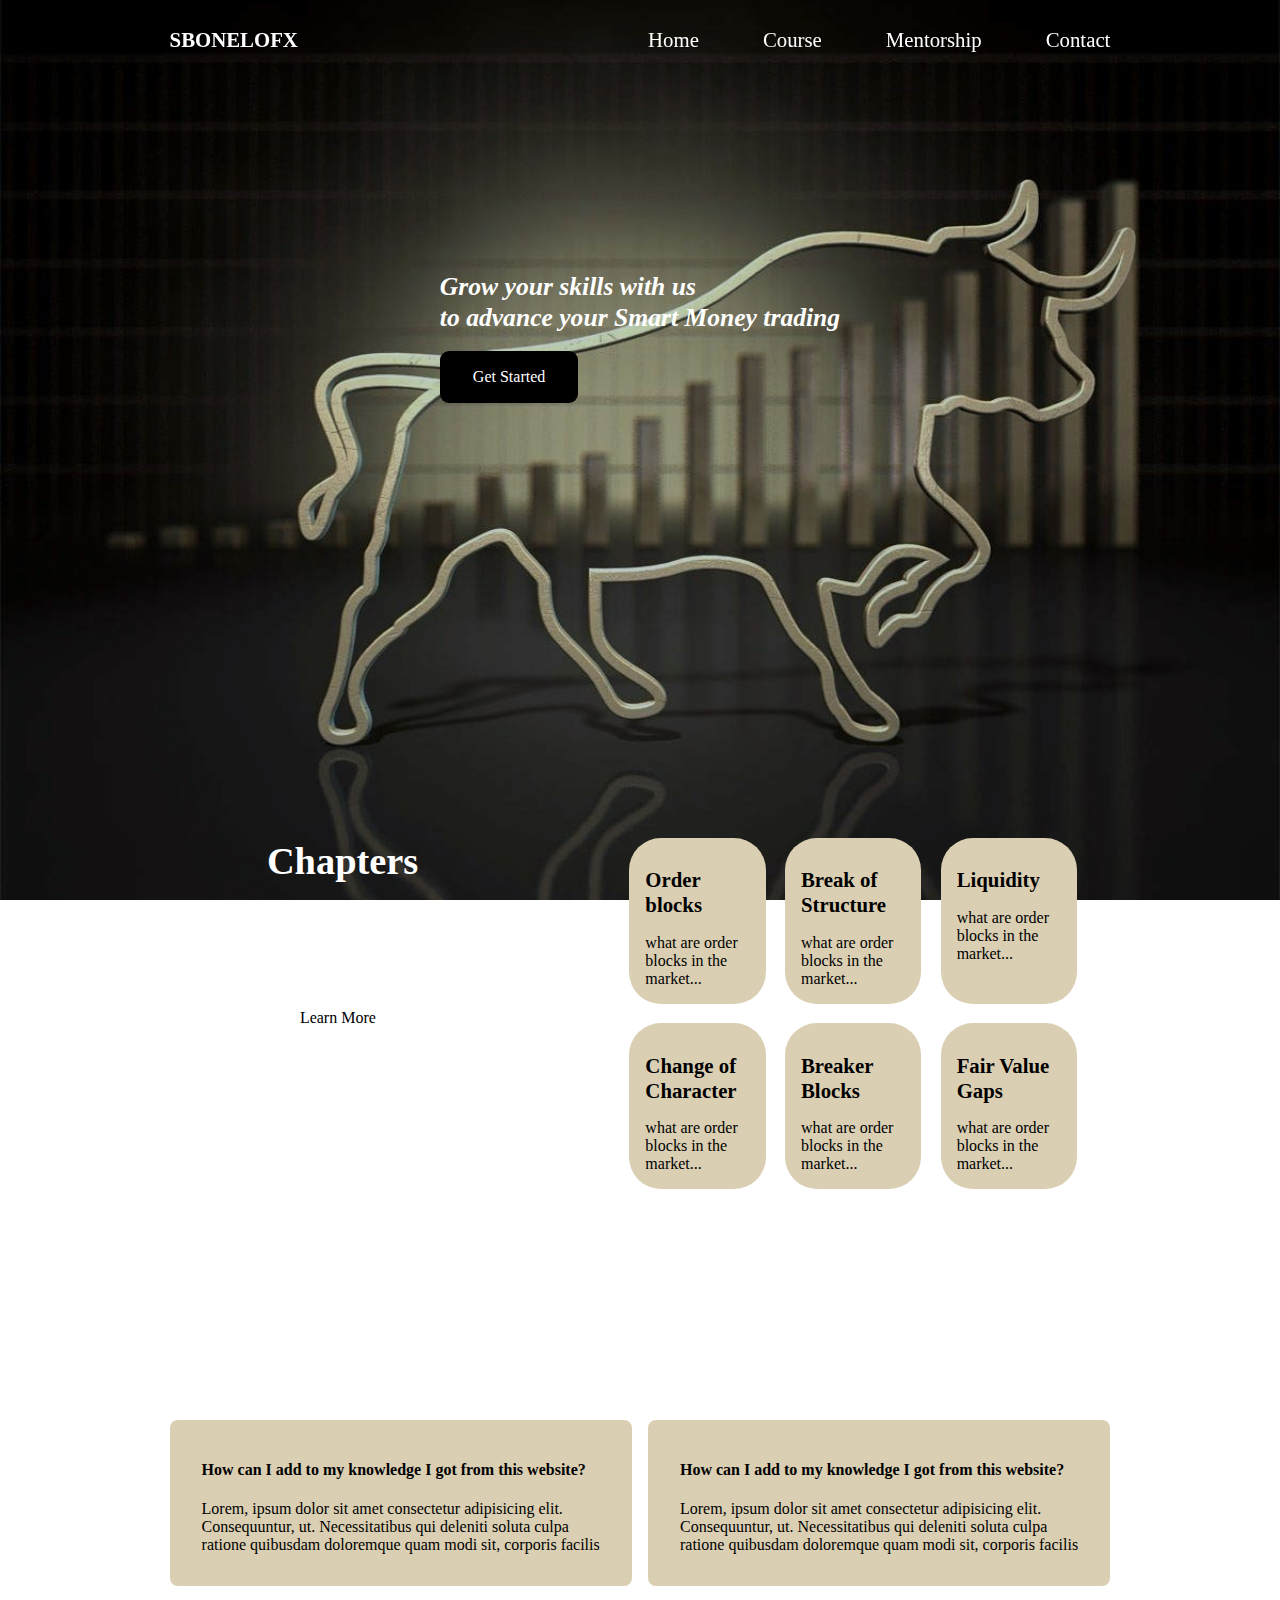
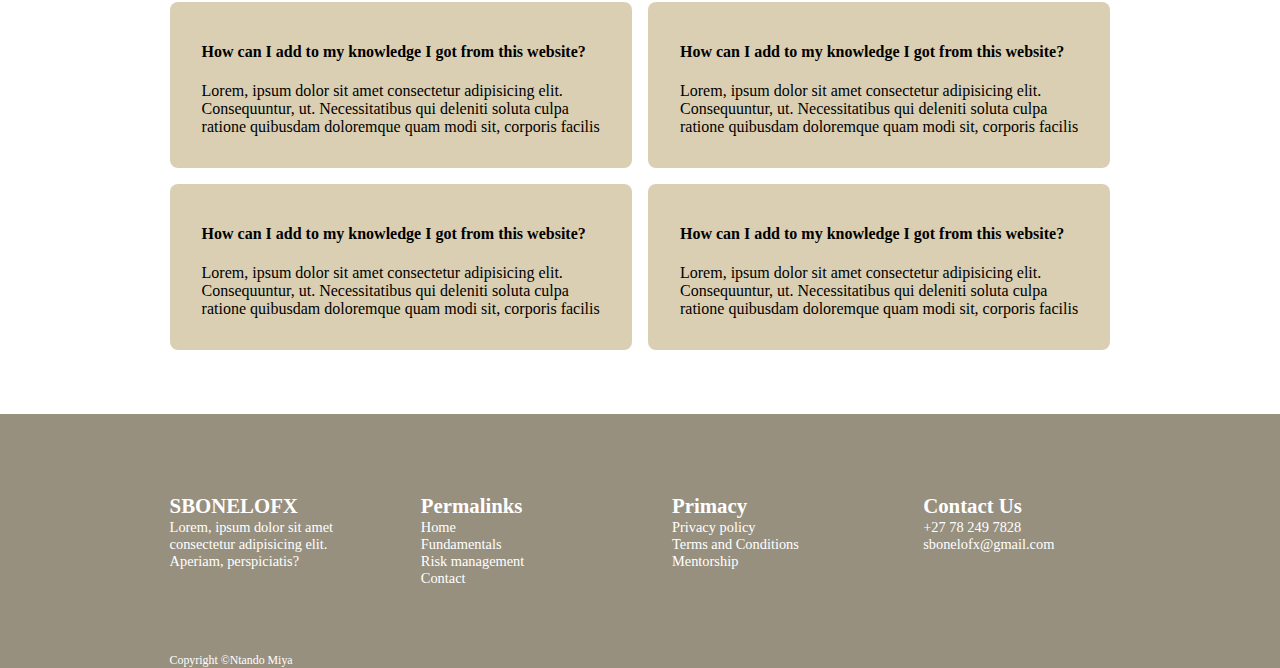
<file: index.html>
<!DOCTYPE html>
<html lang="en">
<head>
    <meta charset="UTF-8">
    <meta name="viewport" content="width=device-width, initial-scale=1.0">
    <title>Document</title>
    <link rel="stylesheet" href="https://cdnjs.cloudflare.com/ajax/libs/font-awesome/6.5.1/css/all.min.css">
    <link rel="stylesheet" href="style.css">
</head>
<body>
    <section>
    <nav>
        <div class="container nav__container">
            <h4>SBONELOFX</h4>
            <ul class="nav__menu">
                <li><a href="index.html">Home</a></li>
                <li><a href="course.html">Course</a></li>
                <li><a href="course.html">Mentorship</a></li>
                <li><a href="contact.html">Contact</a></li>
            </ul>
            <button class="nav__toggle">
                <i class="fas fa-bars"></i>
              </button>
        </div>
    </nav>
    <header>
        <div class="container header__container">
            <div class="header__left">
                <h3><i>Grow your skills with us <br>to advance your Smart Money trading</i></h3><br>
                <a href="#chapters"class="btn btn-primary">Get Started</a>
            </div>
        </div>
    </header>
    </section>





    
    <section class="categories" id="chapters">
        <div class="container chapters__container">
            <div class="chapters__left">
                <h1>Chapters</h1>
                <p>What is Smart Money concepts and how it is applied in the market ?</p>
                <a href="course.html" class="btn">Learn More</a>
            </div> 

            <div class="chapters__right">
                <article class="chapters">
                    <h4>Order blocks</h4>
                    <p>what are order blocks in the market...</p>
                </article>

                <article class="chapters">
                    <h4>Break of Structure</h4>
                    <p>what are order blocks in the market...</p>
                </article>

                <article class="chapters">
                    <h4>Liquidity</h4>
                    <p>what are order blocks in the market...</p>
                </article>

                <article class="chapters">
                    <h4>Change of Character</h4>
                    <p>what are order blocks in the market...</p>
                </article>

                <article class="chapters">
                    <h4>Breaker Blocks</h4>
                    <p>what are order blocks in the market...</p>
                </article>

                <article class="chapters">
                    <h4>Fair Value Gaps</h4>
                    <p>what are order blocks in the market...</p>
                </article>
            </div> 
            </div>
        </div>
    </section>


    <section class="faqs">
        <h2>Frequently Asked Questions</h2>
        <div class="container faqs__container">
            <article class="faq">
                <div class="faq_icon">
                <div class="question_answer">
                    <h4>How can I add to my knowledge I got from this website?</h4>
                    <p>
                       Lorem, ipsum dolor sit amet consectetur adipisicing elit.
                       Consequuntur, ut. Necessitatibus qui deleniti soluta culpa
                       ratione quibusdam doloremque quam modi sit, corporis facilis
                    </p>
                </div>
                </div>
            </article>

            <article class="faq">
                <div class="faq_icon">
                <div class="question_answer">
                    <h4>How can I add to my knowledge I got from this website?</h4>
                    <p>
                       Lorem, ipsum dolor sit amet consectetur adipisicing elit.
                       Consequuntur, ut. Necessitatibus qui deleniti soluta culpa
                       ratione quibusdam doloremque quam modi sit, corporis facilis
                    </p>
                </div>
                </div>
            </article>

            <article class="faq">
                <div class="faq_icon">
                <div class="question_answer">
                    <h4>How can I add to my knowledge I got from this website?</h4>
                    <p>
                       Lorem, ipsum dolor sit amet consectetur adipisicing elit.
                       Consequuntur, ut. Necessitatibus qui deleniti soluta culpa
                       ratione quibusdam doloremque quam modi sit, corporis facilis
                    </p>
                </div>
                </div>
            </article>

            <article class="faq">
                <div class="faq_icon">
                <div class="question_answer">
                    <h4>How can I add to my knowledge I got from this website?</h4>
                    <p>
                       Lorem, ipsum dolor sit amet consectetur adipisicing elit.
                       Consequuntur, ut. Necessitatibus qui deleniti soluta culpa
                       ratione quibusdam doloremque quam modi sit, corporis facilis
                    </p>
                </div>
                </div>
            </article>

            <article class="faq">
                <div class="faq_icon">
                <div class="question_answer">
                    <h4>How can I add to my knowledge I got from this website?</h4>
                    <p>
                       Lorem, ipsum dolor sit amet consectetur adipisicing elit.
                       Consequuntur, ut. Necessitatibus qui deleniti soluta culpa
                       ratione quibusdam doloremque quam modi sit, corporis facilis
                    </p>
                </div>
                </div>
            </article>

            <article class="faq">
                <div class="faq_icon">
                <div class="question_answer">
                    <h4>How can I add to my knowledge I got from this website?</h4>
                    <p>
                       Lorem, ipsum dolor sit amet consectetur adipisicing elit.
                       Consequuntur, ut. Necessitatibus qui deleniti soluta culpa
                       ratione quibusdam doloremque quam modi sit, corporis facilis
                    </p>
                </div>
                </div>
            </article>   
        </div>
    </section>
</section>

<footer class="footer">
    <div class="container footer__container">
        <div class="footer__1">
            <a href="index.html" class="footer__logo"><h4>SBONELOFX</h4></a>
            <P>
                Lorem, ipsum dolor sit amet consectetur adipisicing elit. Aperiam, perspiciatis?
            </P>
        </div>
    

    <div class="footer__2">
        <h4>Permalinks</h4>
        <ul class="permalinks">
            <li><a href="index.html">Home</a></li>
            <li><a href="fundamentals.html">Fundamentals</a></li>
            <li><a href="risk management.html">Risk management</a></li>
            <li><a href="contact.html">Contact</a></li>
        </ul>
    </div>

    <div class="footer__3">
        <h4>Primacy</h4>
        <ul class="privacy">
            <li><a href="#">Privacy policy</a></li>
            <li><a href="#">Terms and Conditions</a></li>
            <li><a href="#">Mentorship</a></li>
        </ul>
    </div>

    <div class="footer__4">
        <h4>Contact Us</h4>
        <p>+27 78 249 7828</p>
        <p>sbonelofx@gmail.com</p>
    </div>
    <div class="footer__copyright">
        <small>
            Copyright &copy;Ntando Miya
        </small>
    </div>
    </div>
</footer>





<script src="main.js"></script>
</body>
</html>
</file>
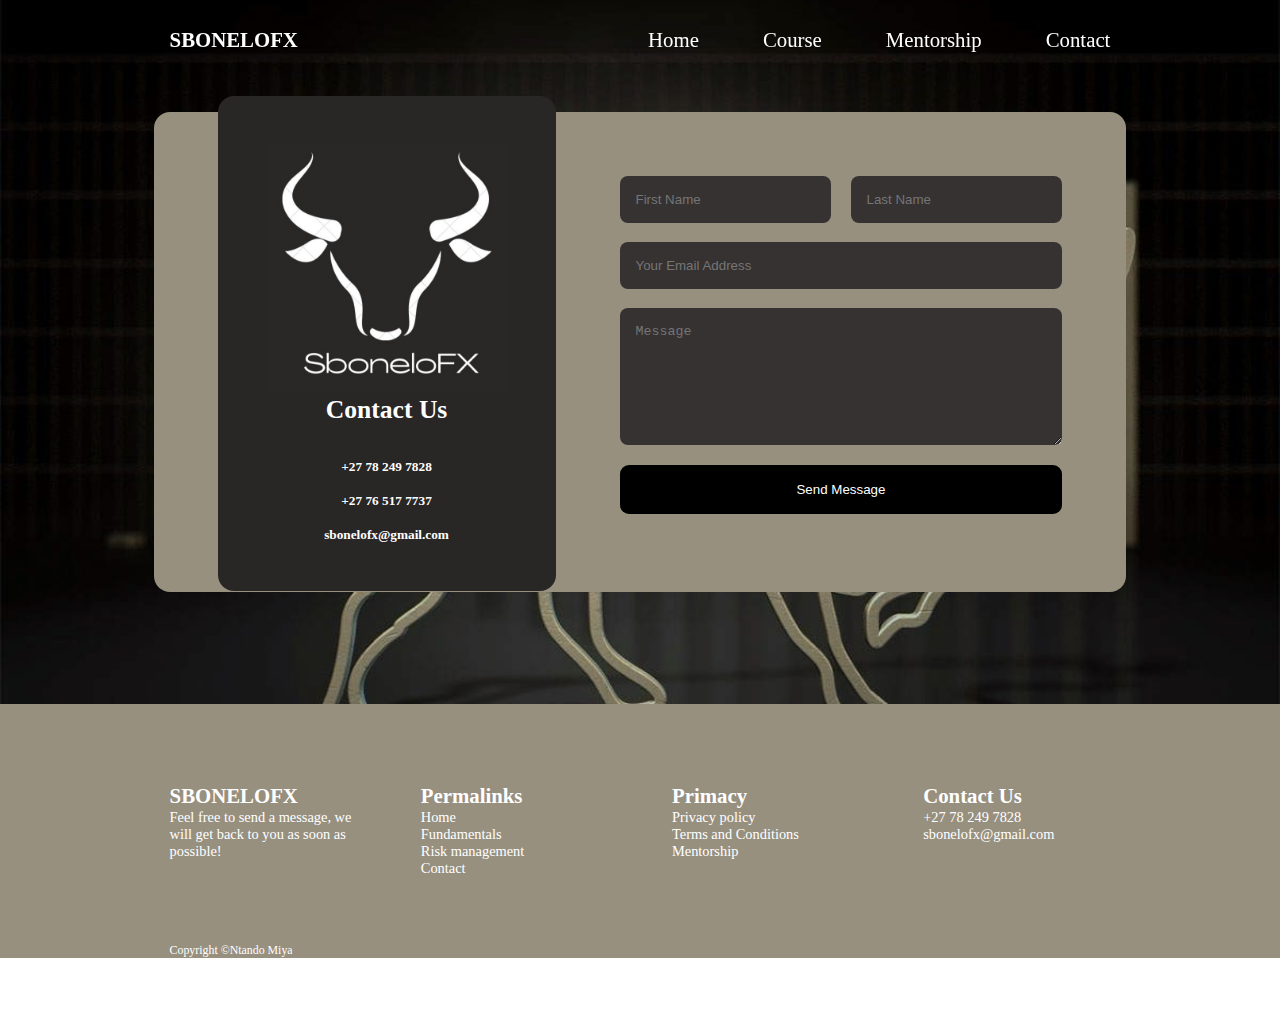
<file: contact.html>
<!DOCTYPE html>
<html lang="en">
<head>
    <meta charset="UTF-8">
    <meta name="viewport" content="width=device-width, initial-scale=1.0">
    <title>Document</title>
    <link rel="stylesheet" href="style.css">
    <link rel="stylesheet" href="contact.css">
    <link rel="stylesheet" href="https://cdnjs.cloudflare.com/ajax/libs/font-awesome/6.4.0/css/all.min.css" 
    integrity="sha512-iecdLmaskl7CVkqkXNQ/ZH/XLlvWZOJyj7Yy7tcenmpD1ypASozpmT/E0iPtmFIB46ZmdtAc9eNBvH0H/ZpiBw==" 
    crossorigin="anonymous" referrerpolicy="no-referrer" />
</head>
<body>
    <section>
    <nav>
        <div class="container nav__container">
            <h4>SBONELOFX</h4>
            <ul class="nav__menu">
                <li><a href="index.html">Home</a></li>
                <li><a href="course.html">Course</a></li>
                <li><a href="">Mentorship</a></li>
                <li><a href="contact.html">Contact</a></li>
            </ul>
            <button class="nav__toggle">
                <i class="fas fa-bars"></i>
              </button>
        </div>
    </nav>
    </section>

    <section class="contact">
        <div class="container contact__container">
            <aside class="contact__aside">
                <div class="aside__image">
                    <img src="images/logo......jpg" alt="Logo Image"/>
                </div>
                <h3>Contact Us</h3>
                <br>
                <ul class="contact__deatils">
                    <li>
                    <h5>+27 78 249 7828</h5><br>
                    <h5>+27 76 517 7737</h5>
                    </li><br>

                    <li>
                        <h5>sbonelofx@gmail.com</h5>
                    </li>
                </ul>
            </aside>

            <form>
                <div class="form__name">
                    <input type="text" name="First Name" placeholder="First Name" required/>
                    <input type="text" name="Last Name" placeholder="Last Name" required/>
                </div>
                <input type="email" name="Email Address" placeholder="Your Email Address" required/>
                <textarea name="Message" rows="7" placeholder="Message"required></textarea>
                <button type="submit" class="btn btn-primary">Send Message</button>
            </form>
        </div>
    </section>

    <footer class="footer">
        <div class="container footer__container">
            <div class="footer__1">
                <a href="index.html" class="footer__logo"><h4>SBONELOFX</h4></a>
                <P>
                    Feel free to send a  message, we will get back to you as soon as possible!
                </P>
            </div>
        
    
        <div class="footer__2">
            <h4>Permalinks</h4>
            <ul class="permalinks">
                <li><a href="index.html">Home</a></li>
                <li><a href="fundamentals.html">Fundamentals</a></li>
                <li><a href="risk management.html">Risk management</a></li>
                <li><a href="contact.html">Contact</a></li>
            </ul>
        </div>
    
        <div class="footer__3">
            <h4>Primacy</h4>
            <ul class="privacy">
                <li><a href="#">Privacy policy</a></li>
                <li><a href="#">Terms and Conditions</a></li>
                <li><a href="#">Mentorship</a></li>
            </ul>
        </div>
    
        <div class="footer__4">
            <h4>Contact Us</h4>
            <p>+27 78 249 7828</p>
            <p>sbonelofx@gmail.com</p>
        </div>
        <div class="footer__copyright">
            <small>
                Copyright &copy;Ntando Miya
            </small>
        </div>
        </div>
    </footer>

<script src="main.js"></script>
</body>
</html>
</file>
<file: style.css>
*{
    margin: 0;
    padding: 0;
    border: 0;
    outline: 0;
    text-decoration: none;
    list-style: none;
    box-sizing: border-box;
}

:root{
    --color-primary:#6c63ff;
    --color-success: #00bf8e;
    --color-danger:#f75842;
    --color-warning:#f7c94b;
    --color-white:#fff;
    --color-light:rgba(255,255,255, 0.7);
    --color-black:#000;


    --container-width-lg: 76%;
    ----container-width-md: 90%;
    --container-width-sm: 94%;

    --transition: all 400ms ease;
}
body{
    font-family: 'Times New Roman', Times, serif;
    background-image: url("images/BACK.jpg");
    height: 100vh;
    width: 100%;
    background-size: cover;
    background-position: center;
    background-attachment: fixed;
}

html{
    scroll-behavior: smooth;
}

.container {
    max-width: var(--container-width-lg);
    margin: 0 auto;
    padding: 0 1rem;
  }
  
  @media (max-width: 768px) {
    .container {
      max-width: var(--container-width-md);
    }
  }

section h2{
    text-align: center;
    margin-bottom: 4rem;
}

h1,h2,h3,h4,h5{
    line-height: 1.2;
}
h1{
    font-size: 2.4rem;
}
h2{
    font-size: 2rem;
}
h3{
    font-size: 1.6rem;
}
h4{
    font-size: 1.3rem;
}

a{
    color:var(--color-white);
}

/*img{
    width: 100%;
    display: block;
    object-fit: cover;
}*/
.btn{
    display: inline-block;
    background: var(--color-white);
    color: var(--color-black);
    padding: 1rem 2rem;
    border: 1px solid transparent;
    font-weight: 500;
    transition: var(--transition);
    border-radius: 8px;
}
.btn:hover{
    background: rgb(226, 204, 148) ;
    color: var(--color-black);
    border-color: var(--color-white);
}
.btn-primary{
    background: var(--color-black);
    color:var(--color-white);
    border-radius: 9px;
}

/*---------------------Navbar-----------------*/


nav{
    width: 100vw;
    height: 5rem;
    position: fixed;
    top: 0;
    z-index: 11;
}

.window-scroll{
    background: rgb(151, 144, 127);

}

.nav__container{
    height: 100%;
    display: flex;
    justify-content: space-between;
    align-items: center;
}

.nav__toggle{
    display: none;
}

.nav__menu{
    display: flex;
    align-items: center;
    gap: 4rem;
}
.nav__menu a{
    font-size: 1.3rem;
}
.nav__container a:hover{
    color: rgb(214, 192, 69);
    text-decoration: underline;
}
.nav__container h4{
    color: var(--color-white);
}
header{
    position: relative;
    top: 17rem;
    overflow: hidden;
    height: 70vh;
    margin-bottom: 5rem;
}

.header__container{
    display: flex;
    flex-direction: column;
    align-items: center;
    justify-content: center;
}
.header__left{
    color: var(--color-white);
}

/*-----Chapters-----*/

.categories{
    background: transparent;
    padding: 8rem;
}
.chapters h1{
    line-height: 1;
    margin-bottom: 3rem;
}

.chapters__container {
    display: grid;
    grid-template-columns: 40% 60%;
    gap: 4rem;
  }
  
  @media (max-width: 768px) {
    .chapters__container {
      grid-template-columns: 1fr;
    }
  }

#chapters{
    scroll-behavior: smooth 0.5s;
}

.chapters__left p{
    margin: 1rem 0 3rem;
    color: var(--color-white);
    font-size: 1.2rem;
}
.chapters__left h1{
    color: #fff;
}
.chapters__right{
    display: grid;
    grid-template-columns: repeat(3, 1fr);
    gap: 1.2rem;
}

.chapters{
    background: rgb(218, 207, 179);
    padding: 1rem;
    border-radius: 2rem;
    transition: var(--transition);
}

.chapters:hover{
    box-shadow: 0 3rem rgba(0, 0, 0, 0.3);
    z-index: 1;
}

.chapters h4{
    margin: 0.89rem 0 1rem;
}

.chapters p{
    font-size: 1rem;
}

/*-----------FAQS---------*/
.faqs__container{
    display: grid;
    grid-template-columns: 1fr 1fr;
    gap: 1rem;
}
.faq{
    padding: 2rem;
    display: flex;
    align-items: center;
    gap: 1.4rem;
    height: fit-content;
    background: rgb(218, 207, 179);
    cursor: pointer;
    border-radius: 8px;
}
.faqs h2{
    color: var(--color-white);
}
.faq h4{
    font-size: 1rem;
    line-height: 2.2;
}
.faq__icon{
    align-self: flex-start;
    font-size: 1.2;
}

.faq p{
    margin-top: 0.8rem;
    
}
.faq.open p{
    display: block;
}

/*--------testimonials------*/


.testimonial{
    padding: 2rem;
}
.avatar{
    width: 6rem;
    height: 5rem;
    
    border-radius: 10px;
    overflow: hidden;
    margin: 0 auto 1rem;
}
*/
.testimonial_info{
    text-align: center;
    color: var(--color-white);
    font-size: 1.2rem;
}
.testimonial__body{
    background: rgb(117, 116, 113);
    padding: 2rem;
    margin-top: 3rem;
    position: relative;
}
.testimonial__body::before{
    content: "";
    display: block;
    background: rgb(117, 116, 113);
    width: 3rem;
    height: 3rem;
    position: absolute;
    left: 48%;
    top: -1.5rem;
    transform: rotate(45deg);
}

/*---------Footer-----*/

footer{
    background:  rgb(151, 144, 127);
    padding-top: 5rem;
    font-size: 0.9rem;
    margin-top: 4rem;
    margin-bottom: 2rem;
}

.footer__container{
    display: grid;
    grid-template-columns: repeat(4, 1fr);
    gap: 4rem;
}

footer h4{
    color: var(--color-white);
}
footer p{
    color: var(--color-white);
}

.footer__copyright{
    color: var(--color-white);
    font-size: 0.89rem;
}

footer ul li a:hover{
text-decoration: underline;
}


/* Media Queries */

/* Styles for tablets and smaller screens */
@media (max-width: 768px) {
    .container {
      max-width: var(--container-width-md);
    }
  
    .nav__menu {
      gap: 2rem;
    }
  
    .nav__menu a {
      font-size: 1.1rem;
    }
  
    .chapters__container {
      grid-template-columns: 1fr;
    }
  
    .chapters__right {
      grid-template-columns: repeat(2, 1fr);
    }
  
    .faqs__container {
      grid-template-columns: 1fr;
    }
  
    .footer__container {
      grid-template-columns: repeat(2, 1fr);
    }
  }
  
  /* Styles for mobile devices */
  @media (max-width: 480px) {
    .container {
      max-width: var(--container-width-sm);
    }
  
    .nav__menu {
      flex-direction: column;
      gap: 1rem;
    }
  
    header {
      top: 13rem;
      height: 60vh;
    }
  
    .chapters {
      padding: 0.5rem;
    }
  
    .chapters h4 {
      margin: 0.5rem 0 0.5rem;
    }
  
    .chapters p {
      font-size: 0.9rem;
    }
  
    .faq {
      padding: 1rem;
      gap: 1rem;
    }
  
    .faq h4 {
      font-size: 0.9rem;
      line-height: 1.8;
    }
  
    .footer__container {
      grid-template-columns: 1fr;
    }
  }

  /* Existing CSS styles */

/* Media Query for smaller screens */
@media (max-width: 768px) {
    .nav__menu {
      display: none;
    }
  
    .nav__toggle {
      display: block;
      background: transparent;
      border: none;
      color: var(--color-white);
      font-size: 1.5rem;
      cursor: pointer;
      padding-right: 2rem;
    }
  
    .nav__menu.show {
      display: flex;
      flex-direction: column;
      align-items: center;
      justify-content: center;
      position: absolute;
      top: 5rem;
      left: 0;
      width: 100%;
      background-color: blur(20px);
      padding: 2rem 0;
      z-index: 100;
      backdrop-filter: blur(20px);
    }
  
    .nav__menu.show li {
      margin: 1rem 0;
    }
  }
</file>
<file: contact.css>
.contact__container{
    background:  rgb(151, 144, 127);
    padding: 4rem;
    display: grid;
    grid-template-columns: 40%  60%;
    gap: 4rem;
    height: 30rem;
    margin: 7rem auto;
    border-radius: 1rem;
}

img{
    width: 100%;
    height: auto;
}

.contact__aside{
    background: #292626;
    padding: 3rem;
    border-radius: 1rem;
    position: relative;
    bottom: 5rem;
    color: #fff;
}

.contact__aside h3{
    text-align: center;
    margin-bottom: 1rem;
}


form{
    display: flex;
    flex-direction: column;
    gap: 1.2rem;
    margin-right: 4rem;
    border-radius: 8px;
}
input, textarea{
    width: 100%;
    padding: 1rem;
    color: #fff;
    background: #363232
}

li h5{
    text-align: center;
}
.form__name{
    display: flex;
    gap: 1.2rem;
}
input, textarea{
    border-radius: 8px;
}


/* Media Queries */

/* Styles for tablets and smaller screens */
@media (max-width: 768px) {
    .contact__container {
      grid-template-columns: 1fr;
      height: auto;
      margin: 3rem auto;
      padding: 2rem;
    }
  
    .contact__aside {
      bottom: 0;
      padding: 2rem;
    }
  
    form {
      margin-right: 0;
    }
  }
  
  /* Styles for mobile devices */
  @media (max-width: 480px) {
    .contact__container {
      padding: 1rem;
    }
  
    .contact__aside {
      padding: 1.5rem;
    }
  
    .contact__aside h3 {
      margin-bottom: 0.5rem;
    }
  
    .form__name {
      flex-direction: column;
      gap: 0.8rem;
    }
  
    input, textarea {
      padding: 0.8rem;
    }
  
    .footer__container {
      grid-template-columns: 1fr;
    }
  }

  @media (max-width: 768px) {
    .nav__menu {
      display: none;
    }
  
    .nav__toggle {
      display: block;
      background: transparent;
      border: none;
      color: var(--color-white);
      font-size: 1.5rem;
      cursor: pointer;
      padding-right: 2rem;
    }
  
    .nav__menu.show {
      display: flex;
      flex-direction: column;
      align-items: center;
      justify-content: center;
      position: absolute;
      top: 5rem;
      left: 0;
      width: 100%;
      background-color: blur(20px);
      padding: 2rem 0;
      z-index: 100;
      backdrop-filter: blur(20px);
    }
  
    .nav__menu.show li {
      margin: 1rem 0;
    }
  }
</file>
